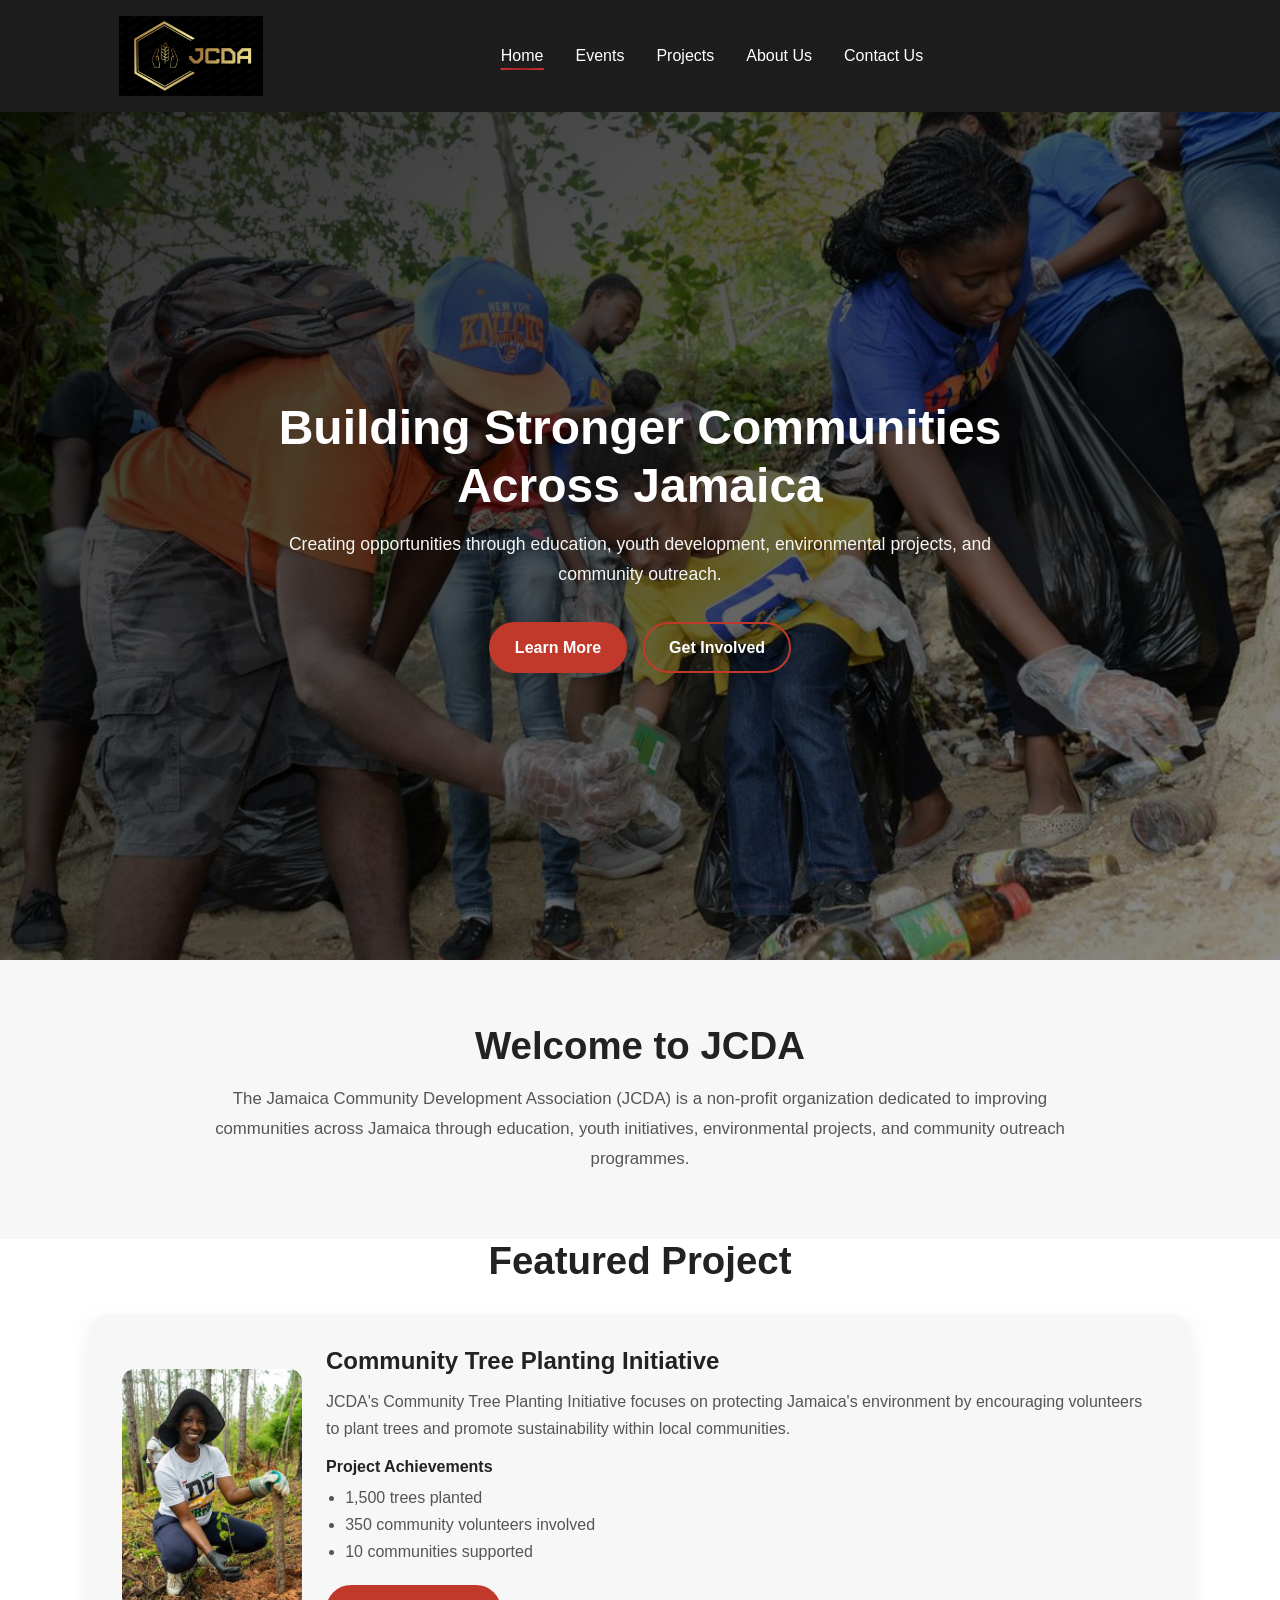
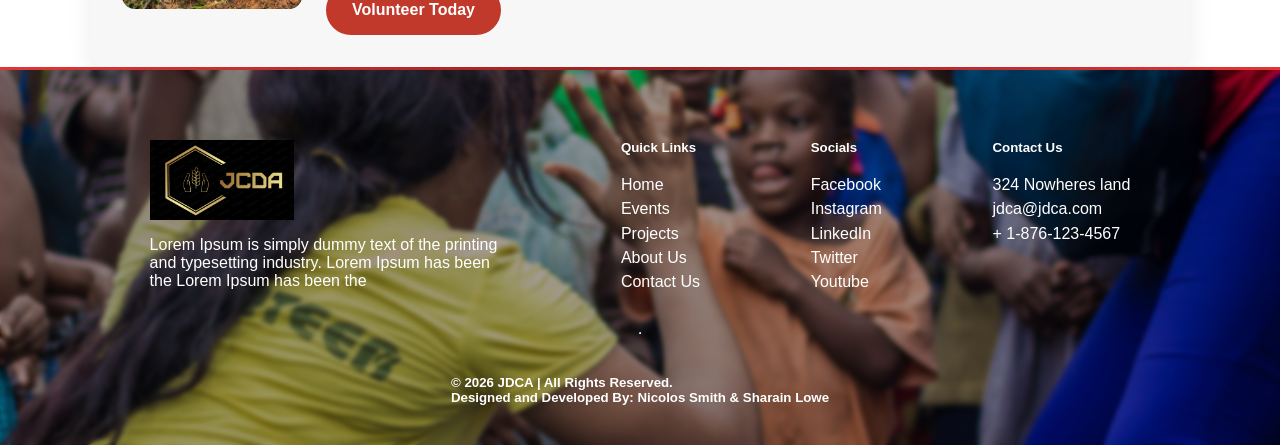
<file: index.html>
<!DOCTYPE html>
<html lang="en">
<head>
    <meta charset="UTF-8">
    <meta name="viewport" content="width=device-width, initial-scale=1.0">
    <link rel="stylesheet" href="./css/style.css">
    <link rel="icon" type="image/x-icon" href="./images/favicon.ico">
    <title>Home</title>
</head>
<body>
    <nav>
        <div class="logo-border">
            <a href="index.html">
                <img src="./images/mplogo.png" alt="logo">
            </a>
        </div>
        <ul>
            <li>
                <a href="index.html" class="active-link">Home</a>
            </li>
            <li>
                <a href="events.html">Events</a>
            </li>
            <li>
                <a href="projects-gallery.html">Projects</a>
            </li>
            <li>
                <a href="about.html">About Us</a>
            </li>
            <li>
                <a href="contact.html">Contact Us</a>
            </li>
        </ul>
        <ul>
            <li>
                <!-- <i class="fa-solid fa-user"></i> -->
            </li>
        </ul>
    </nav>

    <section class="hero">
        <div class="hero-content">
            <h2>Building Stronger Communities Across Jamaica</h2>
            <p>Creating opportunities through education, youth development, environmental projects, and community outreach.</p>
            <div class="hero-actions">
                <a href="about.html" class="button">Learn More</a>
                <a href="contact.html" class="button button-secondary">Get Involved</a>
            </div>
        </div>
    </section>

    <section class="welcome">
     <div class="welcome-content">
            <h2>Welcome to JCDA</h2>
            <p>
            The Jamaica Community Development Association (JCDA) is a non-profit organization dedicated to improving communities across Jamaica through education, youth initiatives, environmental projects, and community outreach programmes.
            </p>
        </div>
    </section>
    <section class="featured">
        <div class="featured-content">
            <h2>Featured Project</h2>
            <div class="project-card">
                <div class="image-group">
                    <img src="images/Planting.trees.jpg" alt="Community Tree Planting Project">
                 <!--   <img src="images/planting.trees2.jpg" alt="Community Tree Planting Project"> -->
                </div>
                <div class="project-details">
                    <h3>Community Tree Planting Initiative</h3>
                    <p>
                        JCDA's Community Tree Planting Initiative focuses on protecting Jamaica's environment by encouraging volunteers to plant trees and promote sustainability within local communities.
                    </p>
                    <h4>Project Achievements</h4>
                    <ul>
                        <li>1,500 trees planted</li>
                        <li>350 community volunteers involved</li>
                        <li>10 communities supported</li>
                    </ul>
                    <a href="contact.html" class="button">Volunteer Today</a>
                </div>
            </div>
        </div>
    </section>



    <footer>
        <div class="overlay">
            <div class="main">
                <div class="comp">
                    <div class="logo-border">
                        <img src="./images/mplogo.png" alt="">
                    </div>
                    <p>Lorem Ipsum is simply dummy text of the printing and typesetting industry. Lorem Ipsum has been
                        the Lorem Ipsum has been the</p>
                </div>
                <div class="quicklink">
                    <h5 class="tit">Quick Links</h5>
                    <ul>
                        <li class="footerNav">Home</li>
                        <li class="footerNav">Events</li>
                        <li class="footerNav">Projects</li>
                        <li class="footerNav">About Us</li>
                        <li class="footerNav">Contact Us</li>
                    </ul>
                </div>
                <div class="socials">
                    <h5 class="tit">Socials</h5>
                    <ul>
                        <li class="footerNav"> <i class="fa-brands fa-facebook"></i> Facebook</li>
                        <li class="footerNav"> <i class="fa-brands fa-instagram"></i> Instagram</li>
                        <li class="footerNav"> <i class="fa-brands fa-linkedin"></i> LinkedIn</li>
                        <li class="footerNav"> <i class="fa-brands fa-x-twitter"></i> Twitter</li>
                        <li class="footerNav"> <i class="fa-brands fa-youtube"></i> Youtube</li>
                    </ul>
                </div>
                <div class="contact">
                    <h5 class="tit">Contact Us</h5>
                    <ul>
                        <li>324 Nowheres land</li>
                        <li>jdca@jdca.com</li>
                        <li>+ 1-876-123-4567</li>
                    </ul>
                </div>
            </div>
            <hr class="divider">
            <div class="bottom">
                <h5>© 2026 JDCA | All Rights Reserved.</h5>
                <h5>Designed and Developed By: Nicolos Smith & Sharain Lowe</h5>
            </div>
        </div>
    </footer> 
</body>
</html>
</file>
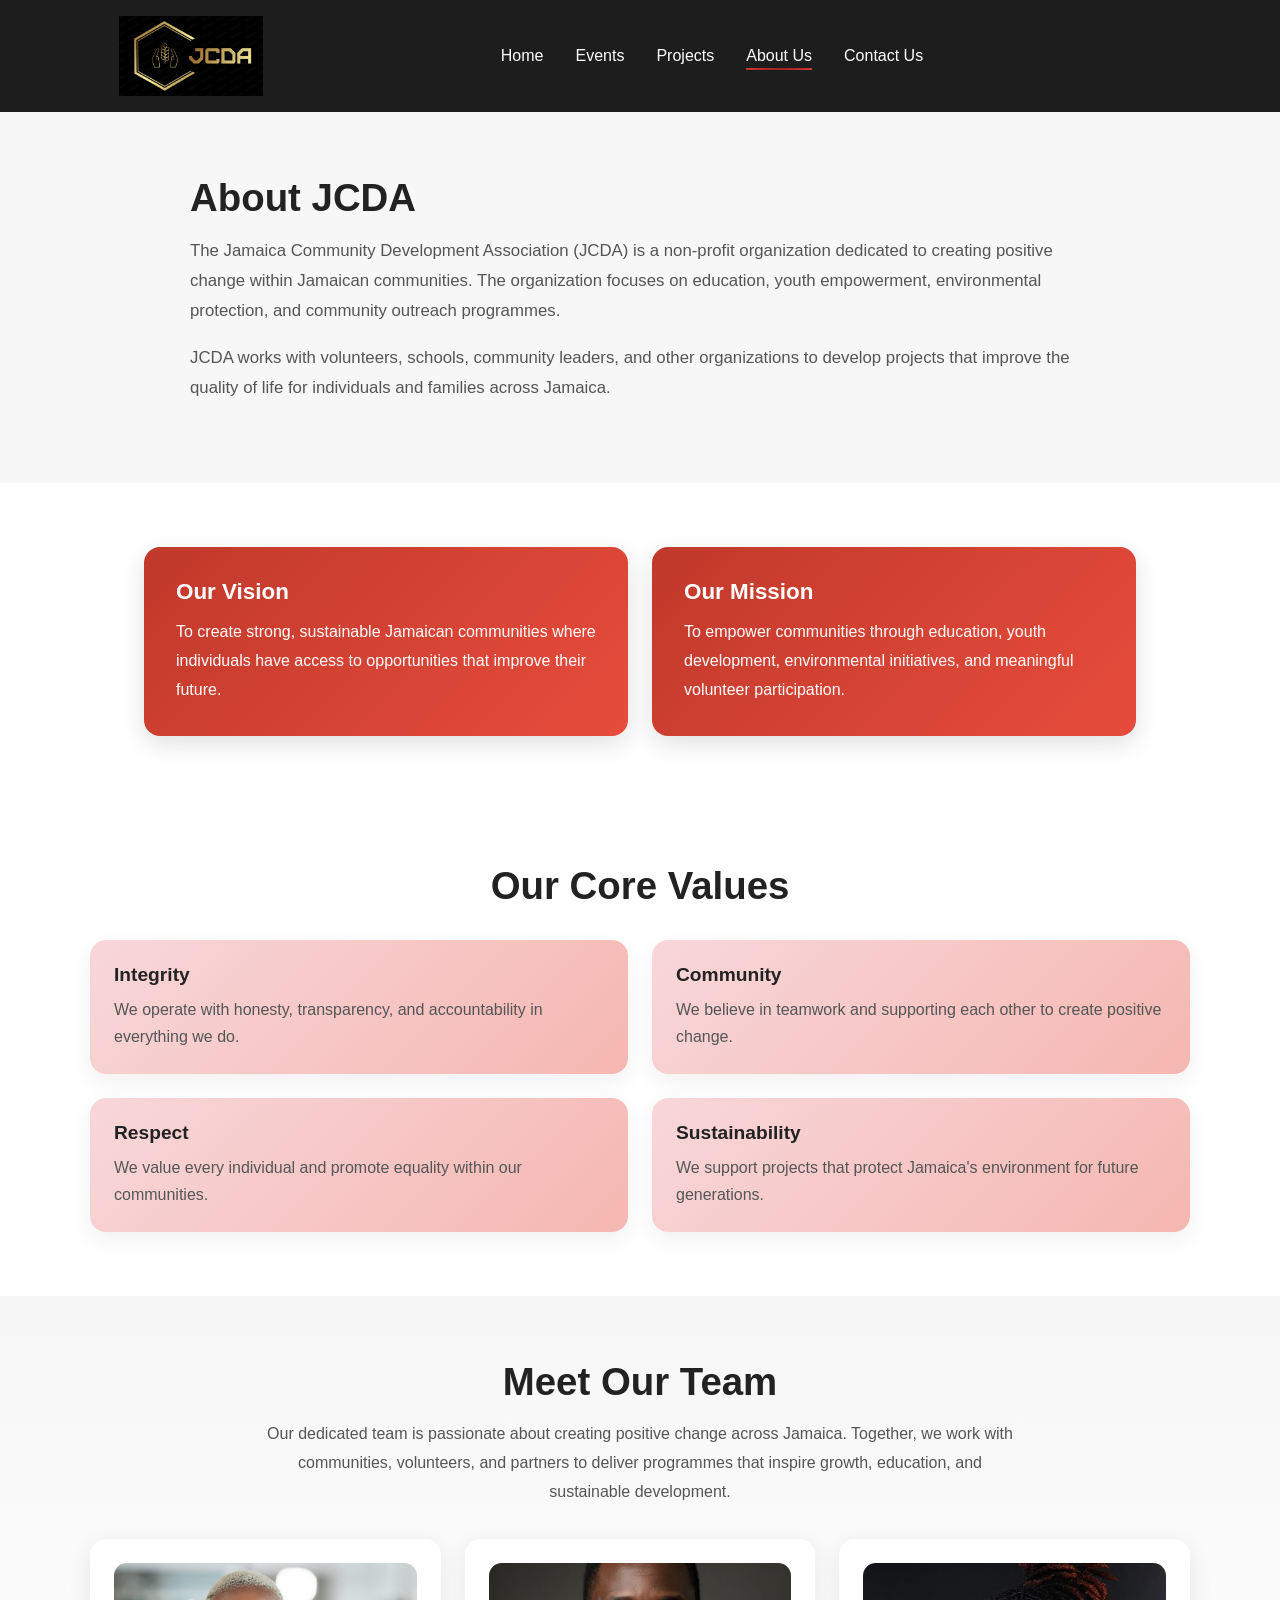
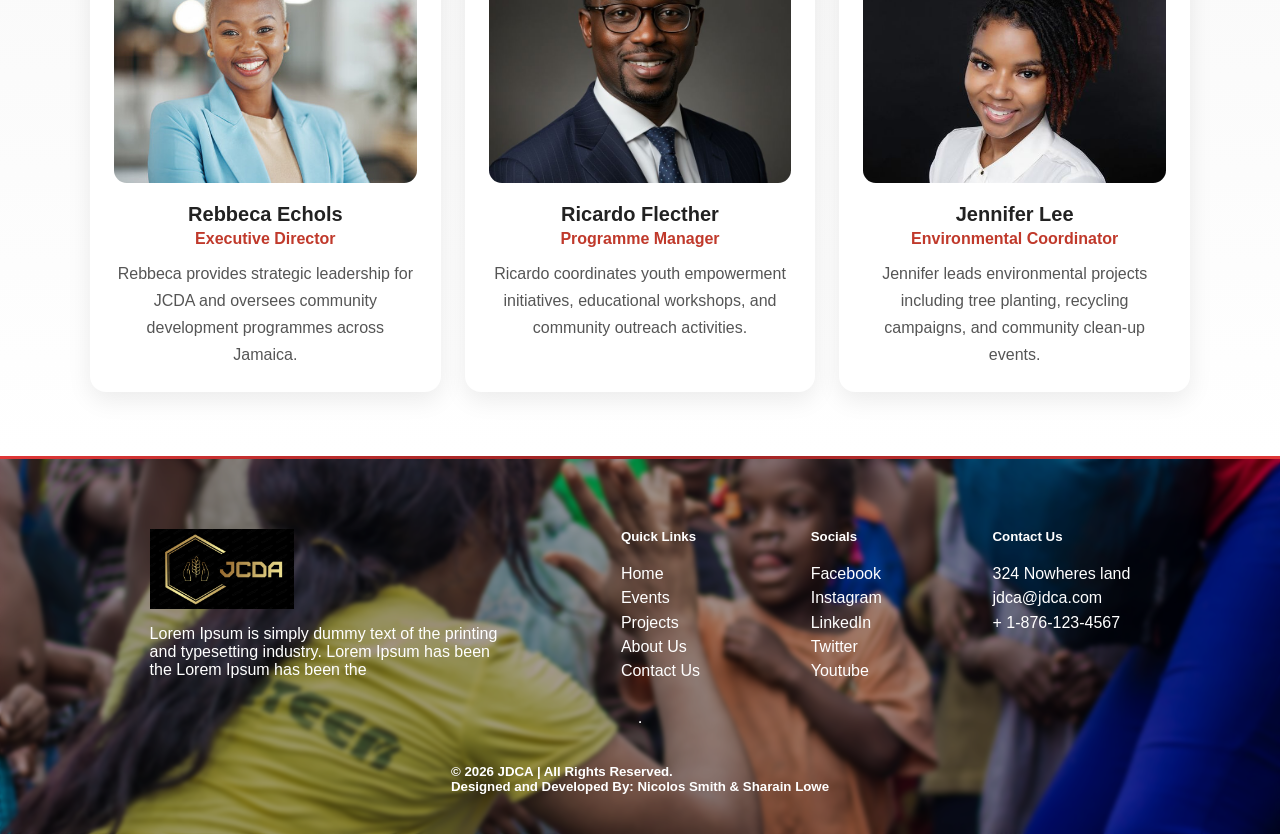
<file: about.html>
<!DOCTYPE html>
<html lang="en">
<head>
    <meta charset="UTF-8">
    <meta name="viewport" content="width=device-width, initial-scale=1.0">
    <link rel="stylesheet" href="./css/style.css">
    <link rel="icon" type="image/x-icon" href="./images/favicon.ico">
    <title>About Us</title>
</head>
<body class="about-page">
    <nav>
        <div class="logo-border">
            <a href="index.html">
                <img src="./images/mplogo.png" alt="logo">
            </a>
        </div>
        <ul>
            <li>
                <a href="index.html">Home</a>
            </li>
            <li>
                <a href="events.html">Events</a>
            </li>
            <li>
                <a href="projects-gallery.html">Projects</a>
            </li>
            <li>
                <a href="about.html" class="active-link">About Us</a>
            </li>
            <li>
                <a href="contact.html">Contact Us</a>
            </li>
        </ul>
        <ul>
            <li>
                <!-- <i class="fa-solid fa-user"></i> -->
            </li>
        </ul>
    </nav>
    <section class="about-intro">
        <div class="about-intro-content">
            <h2>About JCDA</h2>
            <p>
                The Jamaica Community Development Association (JCDA) is a non-profit organization dedicated to creating positive change within Jamaican communities. The organization focuses on education, youth empowerment, environmental protection, and community outreach programmes.
            </p>
            <p>
                JCDA works with volunteers, schools, community leaders, and other organizations to develop projects that improve the quality of life for individuals and families across Jamaica.
            </p>
        </div>
    </section>
    <section class="vision-mission">
        <div class="info-card">
            <h3>Our Vision</h3>
            <p>
                To create strong, sustainable Jamaican communities where individuals have access to opportunities that improve their future.
            </p>
        </div>

        <div class="info-card">
            <h3>Our Mission</h3>
            <p>
                To empower communities through education, youth development, environmental initiatives, and meaningful volunteer participation.
            </p>
        </div>
    </section>
    <section class="values">
        <div class="values-content">
            <h2>Our Core Values</h2>
            <div class="value-container">
                <div class="value-card">
                    <h3>Integrity</h3>
                    <p>We operate with honesty, transparency, and accountability in everything we do.</p>
                </div>

                <div class="value-card">
                    <h3>Community</h3>
                    <p>We believe in teamwork and supporting each other to create positive change.</p>
                </div>

                <div class="value-card">
                    <h3>Respect</h3>
                    <p>We value every individual and promote equality within our communities.</p>
                </div>

                <div class="value-card">
                    <h3>Sustainability</h3>
                    <p>We support projects that protect Jamaica's environment for future generations.</p>
                </div>
            </div>
        </div>
    </section>
    <section class="team">
        <div class="team-content">
            <h2>Meet Our Team</h2>

            <p class="team-intro">
                Our dedicated team is passionate about creating positive change across
                Jamaica. Together, we work with communities, volunteers, and partners
                to deliver programmes that inspire growth, education, and sustainable
                development.
            </p>

            <div class="team-container">
                <div class="team-card">
                    <img src="./images/Executive.Director.jpg" alt="Executive Director Rebbeca Echols">
                    <h3>Rebbeca Echols</h3>
                    <h4>Executive Director</h4>
                    <p>
                        Rebbeca provides strategic leadership for JCDA and oversees
                        community development programmes across Jamaica.
                    </p>
                </div>

                <div class="team-card">
                    <img src="./images/Programme.Manager.jpg" alt="Programme Manager Ricardo Flecther">
                    <h3>Ricardo Flecther</h3>
                    <h4>Programme Manager</h4>
                    <p>
                        Ricardo coordinates youth empowerment initiatives, educational
                        workshops, and community outreach activities.
                    </p>
                </div>

                <div class="team-card">
                    <img src="./images/Environmental.Coordinator.jpg" alt="Environmental Coordinator Jennifer Lee">
                    <h3>Jennifer Lee</h3>
                    <h4>Environmental Coordinator</h4>
                    <p>
                        Jennifer leads environmental projects including tree planting,
                        recycling campaigns, and community clean-up events.
                    </p>
                </div>
            </div>
        </div>
    </section>

    <footer>
        <div class="overlay">
            <div class="main">
                <div class="comp">
                    <div class="logo-border">
                        <img src="./images/mplogo.png" alt="">
                    </div>
                    <p>Lorem Ipsum is simply dummy text of the printing and typesetting industry. Lorem Ipsum has been
                        the Lorem Ipsum has been the</p>
                </div>
                <div class="quicklink">
                    <h5 class="tit">Quick Links</h5>
                    <ul>
                        <li class="footerNav">Home</li>
                        <li class="footerNav">Events</li>
                        <li class="footerNav">Projects</li>
                        <li class="footerNav">About Us</li>
                        <li class="footerNav">Contact Us</li>
                    </ul>
                </div>
                <div class="socials">
                    <h5 class="tit">Socials</h5>
                    <ul>
                        <li class="footerNav"> <i class="fa-brands fa-facebook"></i> Facebook</li>
                        <li class="footerNav"> <i class="fa-brands fa-instagram"></i> Instagram</li>
                        <li class="footerNav"> <i class="fa-brands fa-linkedin"></i> LinkedIn</li>
                        <li class="footerNav"> <i class="fa-brands fa-x-twitter"></i> Twitter</li>
                        <li class="footerNav"> <i class="fa-brands fa-youtube"></i> Youtube</li>
                    </ul>
                </div>
                <div class="contact">
                    <h5 class="tit">Contact Us</h5>
                    <ul>
                        <li>324 Nowheres land</li>
                        <li>jdca@jdca.com</li>
                        <li>+ 1-876-123-4567</li>
                    </ul>
                </div>
            </div>
            <hr class="divider">
            <div class="bottom">
                <h5>© 2026 JDCA | All Rights Reserved.</h5>
                <h5>Designed and Developed By: Nicolos Smith & Sharain Lowe</h5>
            </div>
        </div>
    </footer> 
</body>
</html>
</file>
<file: css/style.css>
*{
    margin: 0;
    padding: 0;
    text-decoration: none;
    font-family: Arial, Helvetica, sans-serif;
}






section{
    color: rgb(255, 255, 255);
}

/* Contact section styles */
.contact-section {
    max-width: 1100px;
    margin: 2rem auto;
    display: flex;
    gap: 2rem;
    padding: 2rem;
    flex-wrap: wrap;
    align-items: flex-start;
}

.contact-info {
    flex: 1 1 320px;
}

.contact-form {
    flex: 1 1 360px;
    background: #fff;
    padding: 1.5rem;
    border-radius: 8px;
    box-shadow: 0 8px 30px rgba(0,0,0,0.06);
    color: #222;
}

.contact-section h2 {
    color: #222;
    margin-bottom: 1rem;
}

.info-box {
    background: linear-gradient(135deg, #f8d7da, #f5b7b1);
    padding: 0.8rem;
    border-radius: 8px;
    margin-bottom: 0.8rem;
}

.contact-form label {
    display: block;
    margin-top: 0.75rem;
    color: #333;
}

.contact-form input,
.contact-form textarea {
    width: 100%;
    padding: 0.6rem;
    border: 1px solid #e0e0e0;
    border-radius: 6px;
    margin-top: 0.3rem;
    box-sizing: border-box;
    color: #000;
}

.contact-form input::placeholder,
.contact-form textarea::placeholder {
    color: #777;
    opacity: 1;
}

.contact-form button {
    margin-top: 1rem;
    background: #c0392b;
    color: #fff;
    border: 0;
    padding: 0.75rem 1rem;
    border-radius: 6px;
    cursor: pointer;
    font-weight: 600;
}

.contact-form button:hover {
    background: #a93224;
}



.logo-border img {
    width: 9rem;
    height: 5rem;
    object-fit: cover;
    display: block;
}

nav {
    display: flex;
    justify-content: space-around;
    align-items: center;
    padding: 1rem 0rem;
    width: 100%;
    background-color: rgba(0, 0, 0, 0.888);
    color: white;
    position: relative;
}

nav ul {
    position: relative;
    display: flex;
    flex-direction: row;
    justify-content: space-between;
    margin-bottom: 0;
}


nav ul li {
    list-style: none;
    margin-right: 2rem;
}

nav ul li:last-child {
    margin-right: 0;
}

nav ul li a {
    position: relative;
    text-decoration: none;
    color: white;
    font-size: 16px;
    padding-bottom: 6px;
    cursor: pointer;
}


nav ul li a::after {
    content: '';
    position: absolute;
    left: 50%;
    bottom: 0;
    width: 0;
    height: 2px;
    transform: translateX(-50%);
    background: linear-gradient(171deg,
            rgb(224, 55, 55) 0%,
            rgb(159, 36, 36) 45%,
            rgb(159, 36, 36) 55%,
            rgb(224, 55, 55) 100%);
    transition: width 0.35s ease;
}

nav ul li a.active-link::after {
    width: 100%;
}

.hero {
    min-height: 80vh;
    display: flex;
    align-items: center;
    justify-content: center;
    padding: 4rem 2rem;
    background: linear-gradient(135deg, rgba(0, 0, 0, 0.82), rgba(0, 0, 0, 0.45)), url('../images/background\ homepage.jpg');
    background-size: cover;
    background-position: center;
    text-align: center;
}

.hero-content {
    max-width: 760px;
}

.hero h2 {
    font-size: clamp(2rem, 4vw, 3rem);
    line-height: 1.2;
    margin-bottom: 1rem;
}

.hero p {
    font-size: 1.1rem;
    line-height: 1.7;
    margin-bottom: 2rem;
    color: #f5f5f5;
}

.hero-actions {
    display: flex;
    justify-content: center;
    gap: 1rem;
    flex-wrap: wrap;
}

.button {
    display: inline-block;
    padding: 0.9rem 1.5rem;
    border: 2px solid #c0392b;
    border-radius: 999px;
    background-color: #c0392b;
    color: #fff;
    font-weight: 600;
    transition: transform 0.2s ease, background-color 0.2s ease;
}

.button:hover {
    background-color: #a93224;
    transform: translateY(-2px);
}

.button-secondary {
    background-color: transparent;
}

.welcome {
    padding: 4rem 2rem;
    background-color: #f7f7f7;
}

.welcome-content {
    max-width: 900px;
    margin: 0 auto;
    text-align: center;
}

.welcome h2 {
    font-size: clamp(1.8rem, 3vw, 2.4rem);
    margin-bottom: 1rem;
    color: #222;
}

.welcome p {
    font-size: 1.05rem;
    line-height: 1.8;
    color: #555;
}

.about-intro {
    padding: 4rem 2rem;
    background-color: #f7f7f7;
}

.about-intro-content {
    max-width: 900px;
    margin: 0 auto;
}

.about-intro h2 {
    font-size: clamp(1.8rem, 3vw, 2.4rem);
    margin-bottom: 1rem;
    color: #222;
}

.about-intro p {
    font-size: 1.05rem;
    line-height: 1.8;
    color: #555;
    margin-bottom: 1rem;
}

.team {
    padding: 4rem 2rem;
    background: linear-gradient(180deg, #f7f7f7 0%, #ffffff 100%);
}

.team-content {
    max-width: 1100px;
    margin: 0 auto;
}

.team h2 {
    text-align: center;
    font-size: clamp(1.8rem, 3vw, 2.4rem);
    margin-bottom: 1rem;
    color: #222;
}

.team-intro {
    max-width: 760px;
    margin: 0 auto 2rem;
    text-align: center;
    color: #555;
    line-height: 1.8;
}

.team-container {
    display: grid;
    grid-template-columns: repeat(3, minmax(220px, 1fr));
    gap: 1.5rem;
}

.team-card {
    background: #fff;
    border-radius: 1rem;
    padding: 1.5rem;
    box-shadow: 0 8px 24px rgba(0, 0, 0, 0.08);
    text-align: center;
}

.team-card img {
    width: 100%;
    height: 220px;
    object-fit: cover;
    border-radius: 0.8rem;
    margin-bottom: 1rem;
}

.team-card h3 {
    font-size: 1.25rem;
    margin-bottom: 0.3rem;
    color: #222;
}

.team-card h4 {
    color: #c0392b;
    font-size: 1rem;
    margin-bottom: 0.7rem;
}

.team-card p {
    color: #555;
    line-height: 1.7;
}



.vision-mission {
    display: flex;
    flex-wrap: wrap;
    gap: 1.5rem;
    justify-content: center;
    padding: 4rem 2rem;
    background-color: #fff;
}

.info-card {
    flex: 1 1 280px;
    max-width: 420px;
    padding: 2rem;
    background: linear-gradient(135deg, #c0392b, #e74c3c);
    border-radius: 1rem;
    box-shadow: 0 8px 24px rgba(0, 0, 0, 0.12);
}

.about-page .info-card {
    background: linear-gradient(135deg, #c0392b, #e74c3c);
}

.info-card h3 {
    font-size: 1.4rem;
    margin-bottom: 0.8rem;
    color: #fff;
}

.info-card p {
    color: #fff;
    line-height: 1.8;
}

.values {
    padding: 4rem 2rem;
    background-color: #fff;
}

.values-content {
    max-width: 1100px;
    margin: 0 auto;
}

.values h2 {
    text-align: center;
    font-size: clamp(1.8rem, 3vw, 2.4rem);
    margin-bottom: 2rem;
    color: #222;
}

.value-container {
    display: grid;
    grid-template-columns: repeat(2, minmax(220px, 1fr));
    gap: 1.5rem;
}

.value-card {
    background: linear-gradient(135deg, #f7f7f7, #f0f0f0);
    padding: 1.5rem;
    border-radius: 1rem;
    box-shadow: 0 8px 24px rgba(0, 0, 0, 0.06);
}

.about-page .value-card {
    background: linear-gradient(135deg, #f8d7da, #f5b7b1);
}

.value-card h3 {
    font-size: 1.2rem;
    margin-bottom: 0.6rem;
    color: #222;
}

.value-card p {
    color: #555;
    line-height: 1.7;
}

.featured {
    max-width: 1100px;
    margin: 0 auto;
}

.featured h2 {
    text-align: center;
    font-size: clamp(1.8rem, 3vw, 2.4rem);
    margin-bottom: 2rem;
    color: #222;
}

.project-card {
    display: flex;
    flex-wrap: wrap;
    gap: 1.5rem;
    align-items: center;
    background-color: #f7f7f7;
    padding: 2rem;
    border-radius: 1rem;
    box-shadow: 0 8px 24px rgba(0, 0, 0, 0.08);
}

.project-card img {
    width: 100%;
    max-width: 320px;
    height: 240px;
    object-fit: cover;
    border-radius: 0.8rem;
}

.project-details {
    flex: 1;
    min-width: 280px;
}

.project-details h3 {
    font-size: 1.5rem;
    margin-bottom: 0.8rem;
    color: #222;
}

.project-details p,
.project-details li {
    color: #555;
    line-height: 1.7;
}

.project-details h4 {
    margin: 1rem 0 0.5rem;
    color: #222;
}

.project-details ul {
    padding-left: 1.2rem;
    margin-bottom: 1.2rem;
}


footer {
    width: 100%;
    min-height: 42vh;
    background-image: url(../images/background.jpg);
    background-size: cover;
    background-repeat: no-repeat;
    background-position: center;
    position: relative;
    display: flex;
    color:white
}

footer::after {
    content: "";
    position: absolute;
    left: 0;
    top: 0;
    width: 100%;
    height: 3px;
    background: linear-gradient(171deg,
            rgb(224, 55, 55) 0%,
            rgb(159, 36, 36) 45%,
            rgb(159, 36, 36) 55%,
            rgb(224, 55, 55) 100%);
}

footer .overlay {
    position: relative;
    width: 100%;
    min-height: 42vh;
    height: auto;
    backdrop-filter: blur(2px);
    -webkit-backdrop-filter: blur(2px);
    background-color: rgba(0, 0, 0, 0.353);
    display: flex;
    flex-direction: column;
    justify-content: space-evenly;
    align-items: center;
}

footer .comp img {
    width: 9rem;
    height: 5rem;
    object-fit: cover;
    display: block;
}

footer .comp {
    width: 30%;
    display: flex;
    row-gap: 1rem;
    flex-direction: column;
}

.quicklink,
.category,
.socials,
.contact {
    display: flex;
    justify-content: center;
    align-items: start;
    flex-direction: column;
    row-gap: 1rem;
}

.comp h5 {
    background: linear-gradient(171deg,
            rgb(224, 55, 55) 0%,
            rgb(159, 36, 36) 45%,
            rgb(159, 36, 36) 55%,
            rgb(224, 55, 55) 100%);
    -webkit-background-clip: text;
    -webkit-text-fill-color: transparent;
    background-clip: text;
    color: transparent;
    font-size: x-large;
}

.comp p {
    color: white;

}

.main {
    color: rgb(255, 255, 255);
    position: relative;
    justify-content: space-evenly;
    align-items: start;
    display: flex;
    flex-direction: row;
    padding-top: 2rem;
}


.main ul li {
    list-style: none;
    color: white;
    width: 100%;
    gap: 0.5rem
}


.main ul {
    display: flex;
    flex-direction: column;
    align-items: start;
    position: relative;
    padding: 0;
    row-gap: 0.4rem;
    margin-top: 0.3rem;
}


.topImage{
    width: 100%;
    position: relative;
    height: 40vh;
    background-image: url(../images/contact.jpg);
    background-size: cover;
    background-repeat: no-repeat;
    background-position: center;
    display: flex;
    flex-direction: column;
    justify-content: center;

}

.topImage .overlay{
    background-color: rgba(0, 0, 0, 0.234);
    position: relative;
    display: flex;
    flex-direction: column;
    justify-content: center;
    height:100%;
    width: 100%;
}

.topImage .overlay h1{
    margin-left: 2rem;

}

.topImage .overlay h3{
    margin-top: 1.3rem;
    margin-left: 12rem;
}


main .contact{
    display: flex;
    position: relative;
    justify-content: center;
    width:100%;
    align-items: center;
    flex-direction: row;
    min-height: 40vh;
    padding:2rem;
    background-color: rgba(0, 0, 0, 0.888);
}

main .contact h1{
    color:black;
    font-size: 3rem;
}

main .contact p{
    color:black;
}

.contactDetails, form{
    width:50%;
    height:100%;
    display: flex;
    flex-direction: column;
    row-gap: 2rem;
}

.formcon{
    width:80%;
    background-color: rgb(46, 46, 46);
    padding:2rem;
    border-radius: 1rem;
    display: flex;
    flex-direction: column;
    row-gap: 2rem;
    border: 1px solid rgb(133, 133, 133);
}

.row{
    width:80%;
    display: flex;
    flex-direction: row;
    justify-content: space-between;
    position: relative;
    column-gap: 2rem;
}

.namefield, .fieldCon{
    
    display: flex;
    position: relative;
    flex-direction: column;
    width:80%;
    justify-content: space-between;
}

.fieldCon{
    width:100%;
}

input{
    height:2rem;
}
.error{
    color:red;
    font-size: 0.8rem;
}

input.invalid, textarea.invalid{
   border: 2px solid red;
}

input.valid, textarea.valid {
    border: 2px solid green;
}

.error{
    color: red !important;
}

.contact .contactDetails h1, .contact .contactDetails p{
    color: white;
}

.contact .contactDetails p{
    font-size: 1.5rem;
    font-weight: 200;
}

.contactinfo{
    display: flex;
    position: relative;
    align-items: center;
    column-gap: 1rem;
}

.contactinfo .svg-inline--fa{
    font-size: 2rem;
    width:2rem;
    height:2rem;
}

#subBtn{
    background-color: black;
    color:white;
    outline:none;
    border:2px solid white;
    width:7rem;
    height:2.5rem;
    border-radius: 1rem;
    cursor: pointer;
}


#subBtn:hover{
    background-color: rgb(33, 33, 33);
}

input, textarea{
    color: rgb(49, 49, 49);
}

textarea{
    height:4rem;
}


.events{
    display: flex;
    flex-direction: column;
    justify-content: center;
    align-items: center;
    padding: 2rem;
    row-gap: 3rem;
    background-color: rgb(46, 46, 46);
}

.events h1{
    font-family: Arial, Helvetica, sans-serif;
    font-size: 3rem;
}

.eventCon{
    width:100%;
    justify-content: center;
    display: flex;
    flex-direction: row;
    flex-wrap: wrap;
    column-gap: 2rem;
    row-gap: 2rem;
}

.eventCard{
    width:20rem;
    background-color: rgb(255, 254, 253);
    height:25rem;
    display: flex;
    flex-direction: column;
    border-radius: 3rem;
    box-shadow: 0px 10px 11px -1px rgba(0,0,0,0.75);
    -webkit-box-shadow: 0px 10px 11px -1px rgba(0,0,0,0.75);
    -moz-box-shadow: 0px 10px 11px -1px rgba(0,0,0,0.75);
}

.eventCard img{
    border-radius: 3rem;
    box-shadow: 0px 10px 11px -1px rgba(0,0,0,0.75);
    -webkit-box-shadow: 0px 10px 11px -1px rgba(0,0,0,0.75);
    -moz-box-shadow: 0px 10px 11px -1px rgba(0,0,0,0.75);
}

.cardInfo{
    display: flex;
    justify-content: center;
    align-items: center;
    position: relative;
    flex:1;
    column-gap: 1rem;
    padding:0 1rem;
}

.cardInfo h5{
    color: rgb(109, 109, 109);
}

.cardInfo span{
    height:60%;
    width:2px;
    
}

.blueline{
     background-color: rgb(41, 95, 126);
}

.redline{
    background-color: rgb(173, 0, 0);
}


.greenline{
background-color: rgb(0, 75, 0);
}

.purpleline{
    background-color: purple;
}

.date{
    display: flex;
    flex-direction: column;
    justify-content: center;
    align-items: center;
}

.date h4, .date h3{
    font-size: 2rem;
}

.date h4{
   font-family:Cambria, Cochin, Georgia, Times, 'Times New Roman', serif;
}

.fulldDeatails{
    display: flex;
    flex-direction: column;
    row-gap: 0.6rem;
    
}

.blue{
    color:rgb(41, 95, 126) ;
}

.red{
    color:rgb(173, 0, 0);
}

.green{
    color: rgb(0, 75, 0);
}

.purple{
    color: purple;
}

.projectsPage{
    display: flex;
    flex-direction: column;
    width:100%;
    position: relative;
    justify-content: center;
    align-items: center;
    padding: 2rem 0;
    row-gap: 2rem;
    color: #c0392b;
    background-color: #f2f2f2;
}


.btnCon{
    width:100%;
    display: flex;
    flex-direction: row;
    flex-wrap: wrap;
    row-gap: 1rem;
    column-gap: 1rem;
    justify-content: center;
    align-items: center;
}


.btnCon button{
    padding: 1rem 3rem;
    outline: none;
    border-radius: 1rem;
    border: 2px solid #c0392b;
    background-color: transparent;
    color: #c0392b;
    cursor:pointer;
}

.btnCon button:hover, .tabBtn.active{
    background-color:#c0392b;
    color: white;
}

.projectsPage span{
    width:80%;
    height:2px;
    background-color: #7f7f7f;

}

.contentCon{
    display: flex;
    position: relative;
    width:80%;
    align-items: start;
}

.tabContent{
    row-gap: 1rem;
    flex-direction: column;
    display:none;
}

.tabContent p{
    width:60%;
    line-height: 2rem;
}

.tabContent img{
    width:40rem;
    border-radius: 2rem;
    box-shadow: 0px 10px 11px -1px rgba(0,0,0,0.75);
    -webkit-box-shadow: 0px 10px 11px -1px rgba(0,0,0,0.75);
    -moz-box-shadow: 0px 10px 11px -1px rgba(0,0,0,0.75);

}



.tabContent.active{
    display: flex;
    visibility:visible;
}

.seconCon{
    display: flex;
    justify-content: start;
    align-items: center;
    column-gap: 2rem;
}

.stats{
    display: flex;
    flex-direction: column;
    row-gap: 1rem;
}


.imageCollection{
    width:100%;
    padding: 3rem;
    display: flex;
    flex-wrap: wrap;
    flex-direction: row;
    position: relative;
    justify-content: center;
    align-items: center;
    row-gap: 2rem;
    column-gap: 2rem;
}

.imageCollection figure{
    position: relative;
    display: flex;
    flex-direction: column;
    justify-content: center;
    align-items: center;
    row-gap: 1rem;
}

.imageCollection figure img{
    width:20rem;
    height:14rem;
    border-radius: 2rem;
    box-shadow: 0px 10px 11px -1px rgba(0,0,0,0.75);
    -webkit-box-shadow: 0px 10px 11px -1px rgba(0,0,0,0.75);
    -moz-box-shadow: 0px 10px 11px -1px rgba(0,0,0,0.75);

}




@media (max-width: 800px) {
    .contact-section {
        flex-direction: column;
    }

      .team-container {
        grid-template-columns: 1fr;
    }

    .seconCon{
    display: flex;
    flex-direction: column;
    justify-content: start;
    align-items: baseline;
    row-gap: 2rem;

    }

    main .contact{

    flex-direction: column;
    row-gap: 4rem;
    }
    
    .formcon{
    width:100%;
    background-color: rgb(46, 46, 46);
    padding:2rem;
    border-radius: 1rem;
    display: flex;
    flex-direction: column;
    row-gap: 2rem;
    border: 1px solid rgb(133, 133, 133);
    }

      .formcon{
    width:100%;
    background-color: rgb(46, 46, 46);
    padding:2rem;
    border-radius: 1rem;
    display: flex;
    flex-direction: column;
    row-gap: 2rem;
    border: 1px solid rgb(133, 133, 133);
    }
    main .contact{
        padding: 2rem 0;
    }
}


@media (max-width: 650px) {
    nav ul {
        flex-direction: column;
        text-align: center;
    }

    nav ul li {
        margin: 10px 0;
    }

    .logo {
        position: static;
        display: block;
        margin: 0 auto 10px auto;
        width: 120px;
    }

    main {
        width: 100%;
        
    }  

    .main{
        flex-direction: column;
        row-gap: 2rem;
        align-items: center;
        justify-content: center;

    }
    

    .overlay{
        row-gap: 2rem;
        align-items: center;
        justify-content: center;
        text-align: center;
    }

    .imageCollection{
        padding:0;
    }

    .tabContent img{
        width:17rem;
    }

    .tabContent p {
    width: 100%;
    text-align: center;
    }

    .value-container {
    grid-template-columns: repeat(1, minmax(220px, 1fr));
    }


    .topImage .overlay h3 {
        margin: 0;
        font-size: 0.8rem;
    }

    .topImage .overlay h1 {
        margin:0;
        font-size: 1.2rem;
    }

    .formcon{
        margin: 0;
    }
    main .contact {
        padding:0;
    }


    .row {
    width: 100%;
    display: flex;
    flex-direction: column;
    justify-content: space-between;
    row-gap: 2rem;
}
}
</file>
